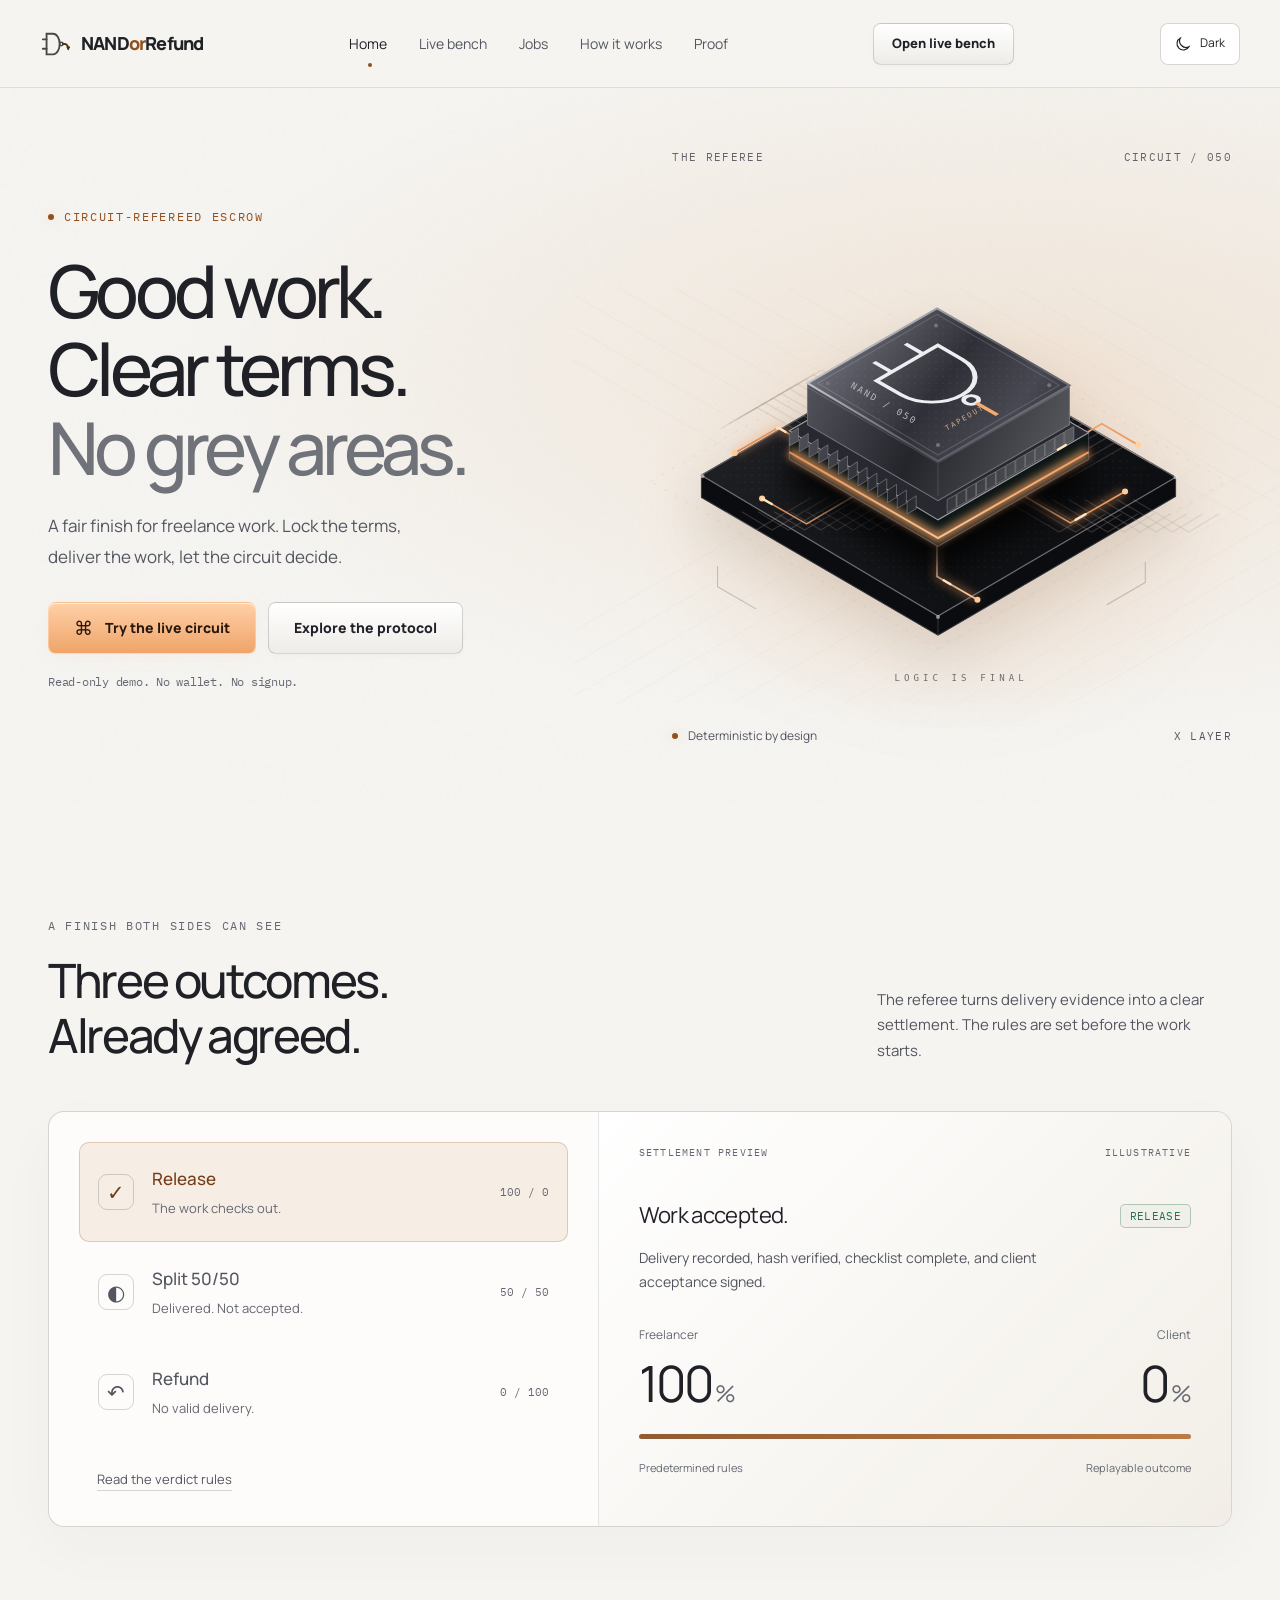
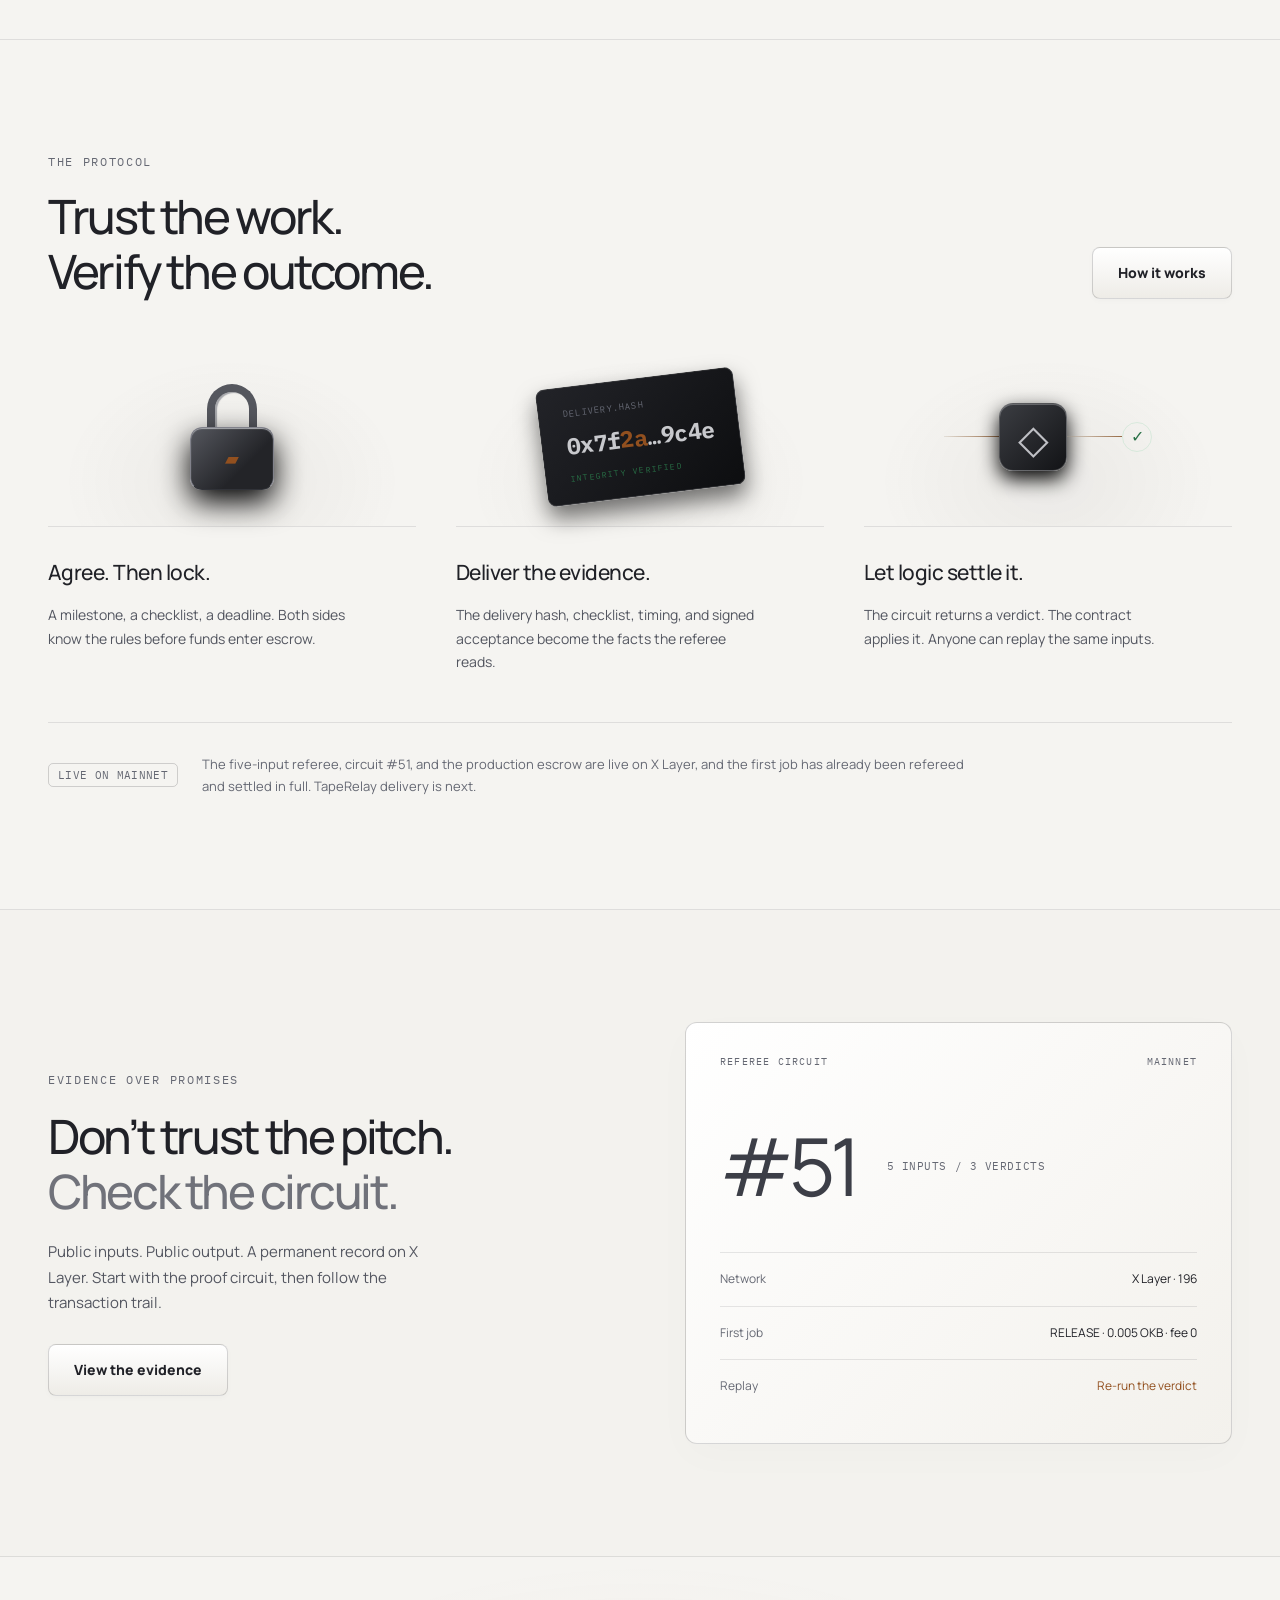
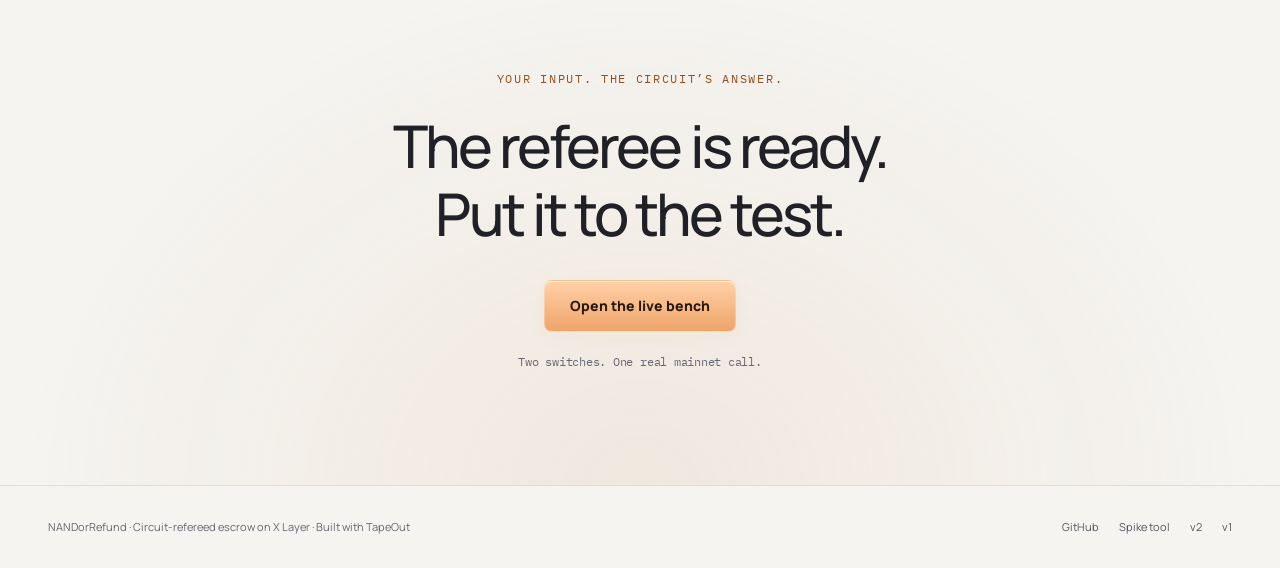
<file: index.html>
<!DOCTYPE html>
<html lang="en">
<head>
<meta charset="utf-8">
<meta name="viewport" content="width=device-width, initial-scale=1">
<title>NANDorRefund — The circuit is the referee</title>
<meta name="description" content="Milestone escrow for freelance and bounty work on X Layer, refereed by a taped-out TapeOut circuit: RELEASE, REFUND, or SPLIT 50/50.">
<link rel="icon" href="logo.svg">
<link rel="preconnect" href="https://fonts.googleapis.com">
<link rel="preconnect" href="https://fonts.gstatic.com" crossorigin>
<link href="https://fonts.googleapis.com/css2?family=Manrope:wght@400;500;600;700;800&family=IBM+Plex+Mono:wght@400;500&display=swap" rel="stylesheet">
<meta name="theme-color" content="#08090b">
<script src="theme.js"></script>
<link rel="stylesheet" href="style.css">
</head>
<body class="home">
<a class="skip" href="#main">Skip to content</a>
<nav>
  <div class="nav-in">
    <a class="brand" href="index.html"><img src="logo.svg" alt="" width="28" height="28"><span>NAND<span class="or">or</span>Refund</span></a>
    <div class="nav-links">
      <a href="index.html" class="active">Home</a><a href="bench.html">Live bench</a><a href="jobs.html">Jobs</a><a href="how.html">How it works</a><a href="proof.html">Proof</a>
    </div>
    <a class="btn sm" href="bench.html">Open live bench</a>
    <button class="theme-toggle" type="button" aria-label="Switch color mode"><svg class="sun-icon" viewBox="0 0 24 24" fill="none" stroke="currentColor" stroke-width="1.5" aria-hidden="true"><circle cx="12" cy="12" r="4"/><path d="M12 2v2m0 16v2M2 12h2m16 0h2M5 5l1.5 1.5m11 11L19 19M5 19l1.5-1.5m11-11L19 5"/></svg><svg class="moon-icon" viewBox="0 0 24 24" fill="none" stroke="currentColor" stroke-width="1.5" aria-hidden="true"><path d="M20 15.5A8.5 8.5 0 0 1 8.5 4a8.5 8.5 0 1 0 11.5 11.5Z"/></svg><span class="theme-label">Theme</span></button>
    <button class="burger" id="burger" aria-label="Open menu"><span></span><span></span><span></span></button>
  </div>

</nav>

<main id="main">
<header class="hero">
 <div class="hero-noise" aria-hidden="true"></div>
 <div class="wrap hero-grid">
  <div class="hero-copy">
   <div class="eyebrow"><span class="signal"></span> CIRCUIT-REFEREED ESCROW</div>
   <h1>Good work.<br>Clear terms.<br><span class="silver">No grey areas.</span></h1>
   <p class="sub">A fair finish for freelance work. Lock the terms, deliver the work, let the circuit decide.</p>
   <div class="ctas"><a class="btn" href="bench.html"><span class="button-glyph" aria-hidden="true">⌘</span> Try the live circuit</a><a class="btn ghost" href="how.html">Explore the protocol</a></div>
   <p class="micro">Read-only demo. No wallet. No signup.</p>
  </div>
  <div class="core-scene">
   <div class="scene-label"><span>THE REFEREE</span><span>CIRCUIT / 050</span></div>
   <img class="core-art" src="assets/referee-core.svg" width="720" height="680" alt="A metallic NAND processor suspended above illuminated amber circuit traces">
   <div class="core-caption"><span class="signal"></span><span>Deterministic by design</span><span class="mono">X LAYER</span></div>
  </div>
 </div>
</header>
<section id="outcomes" class="outcomes">
 <div class="wrap">
  <div class="section-heading"><div><div class="eyebrow grey">A FINISH BOTH SIDES CAN SEE</div><h2>Three outcomes.<br>Already agreed.</h2></div><p>The referee turns delivery evidence into a clear settlement. The rules are set before the work starts.</p></div>
  <div class="outcome-console">
   <div class="outcome-options" aria-label="Settlement examples">
    <button class="outcome-choice active" data-outcome="release" aria-pressed="true"><span class="choice-icon">✓</span><span><strong>Release</strong><small>The work checks out.</small></span><span class="choice-code">100 / 0</span></button>
    <button class="outcome-choice" data-outcome="split" aria-pressed="false"><span class="choice-icon">◐</span><span><strong>Split 50/50</strong><small>Delivered. Not accepted.</small></span><span class="choice-code">50 / 50</span></button>
    <button class="outcome-choice" data-outcome="refund" aria-pressed="false"><span class="choice-icon">↶</span><span><strong>Refund</strong><small>No valid delivery.</small></span><span class="choice-code">0 / 100</span></button>
    <a class="text-link" href="how.html">Read the verdict rules</a>
   </div>
   <div class="settlement" aria-live="polite" aria-atomic="true">
    <div class="console-top"><span>SETTLEMENT PREVIEW</span><span>ILLUSTRATIVE</span></div>
    <div class="settlement-title"><span id="outcome-label">Work accepted.</span><span id="outcome-status" class="pill rel">RELEASE</span></div>
    <p id="outcome-description">Delivery recorded, hash verified, checklist complete, and client acceptance signed.</p>
    <div class="allocation"><div><span>Freelancer</span><strong id="freelancer-share">100<span>%</span></strong></div><div><span>Client</span><strong id="client-share">0<span>%</span></strong></div></div>
    <div class="allocation-track" aria-hidden="true"><span id="allocation-fill"></span></div>
    <div class="receipt-bottom"><span>Predetermined rules</span><span>Replayable outcome</span></div>
   </div>
  </div>
 </div>
</section>
<section class="workflow"><div class="wrap">
 <div class="section-heading"><div><div class="eyebrow grey">THE PROTOCOL</div><h2>Trust the work.<br>Verify the outcome.</h2></div><a href="how.html" class="btn ghost">How it works</a></div>
 <div class="process-grid">
  <article><div class="process-art lock-art" aria-hidden="true"><div class="lock-shackle"></div><div class="lock-body">▰</div></div><h3>Agree. Then lock.</h3><p>A milestone, a checklist, a deadline. Both sides know the rules before funds enter escrow.</p></article>
  <article><div class="process-art hash-art" aria-hidden="true"><div>DELIVERY.HASH<br><b>0x7f<span>2a</span>…9c4e</b><small>INTEGRITY VERIFIED</small></div></div><h3>Deliver the evidence.</h3><p>The delivery hash, checklist, timing, and signed acceptance become the facts the referee reads.</p></article>
  <article><div class="process-art path-art" aria-hidden="true"><span></span><b>◇</b><span></span><i>✓</i></div><h3>Let logic settle it.</h3><p>The circuit returns a verdict. The contract applies it. Anyone can replay the same inputs.</p></article>
 </div>
 <div class="development-note"><span class="pill">LIVE ON MAINNET</span><p>The five-input referee, circuit #51, and the production escrow are live on X Layer, and the first job has already been refereed and settled in full. TapeRelay delivery is next.</p></div>
</div></section>
<section class="verification"><div class="wrap verification-grid"><div><div class="eyebrow grey">EVIDENCE OVER PROMISES</div><h2>Don’t trust the pitch.<br><span class="silver">Check the circuit.</span></h2><p>Public inputs. Public output. A permanent record on X Layer. Start with the proof circuit, then follow the transaction trail.</p><a class="btn ghost" href="proof.html">View the evidence</a></div><div class="evidence-card"><div class="console-top"><span>REFEREE CIRCUIT</span><span>MAINNET</span></div><div class="evidence-number">#51<span>5 INPUTS / 3 VERDICTS</span></div><div class="evidence-row"><span>Network</span><strong>X Layer · 196</strong></div><div class="evidence-row"><span>First job</span><strong>RELEASE · 0.005 OKB · fee 0</strong></div><div class="evidence-row"><span>Replay</span><a href="jobs.html">Re-run the verdict</a></div></div></div></section>
<section class="closing"><div class="wrap"><div class="eyebrow">YOUR INPUT. THE CIRCUIT’S ANSWER.</div><h2>The referee is ready.<br>Put it to the test.</h2><a class="btn" href="bench.html">Open the live bench</a><p class="micro">Two switches. One real mainnet call.</p></div></section>
</main>
<footer>
  <div class="wrap">
    <div>NANDorRefund · Circuit-refereed escrow on X Layer · Built with TapeOut</div>
    <div style="display:flex;gap:20px"><a href="https://github.com/Jacksonx28/nandorrefund">GitHub</a><a href="spike.html">Spike tool</a><a href="v2.html">v2</a><a href="v1.html">v1</a></div>
  </div>
</footer>
<div class="backdrop" id="backdrop"></div>
<aside class="drawer" id="drawer" aria-label="Menu">
  <div class="d-head">
    <a class="brand" href="index.html" style="font-size:16px"><img src="logo.svg" alt="" width="26" height="26"><span>NAND<span class="or">or</span>Refund</span></a>
    <button class="d-close" id="drawerClose" aria-label="Close menu">✕</button>
  </div>
  <nav>
    <a class="d-link active" href="index.html">Home<span class="mono">01</span></a>
    <a class="d-link" href="bench.html">Live bench<span class="mono">02</span></a>
    <a class="d-link" href="jobs.html">Jobs<span class="mono">03</span></a>
    <a class="d-link" href="how.html">How it works<span class="mono">04</span></a>
    <a class="d-link" href="proof.html">Proof<span class="mono">05</span></a>
  </nav>
  <a class="btn d-cta" href="bench.html" style="justify-content:center">Ask the referee</a>
  <div class="d-foot">Circuit #50 · X Layer mainnet</div>
</aside>
<script src="nav.js"></script><script src="home.js"></script>
</body></html>
</file>
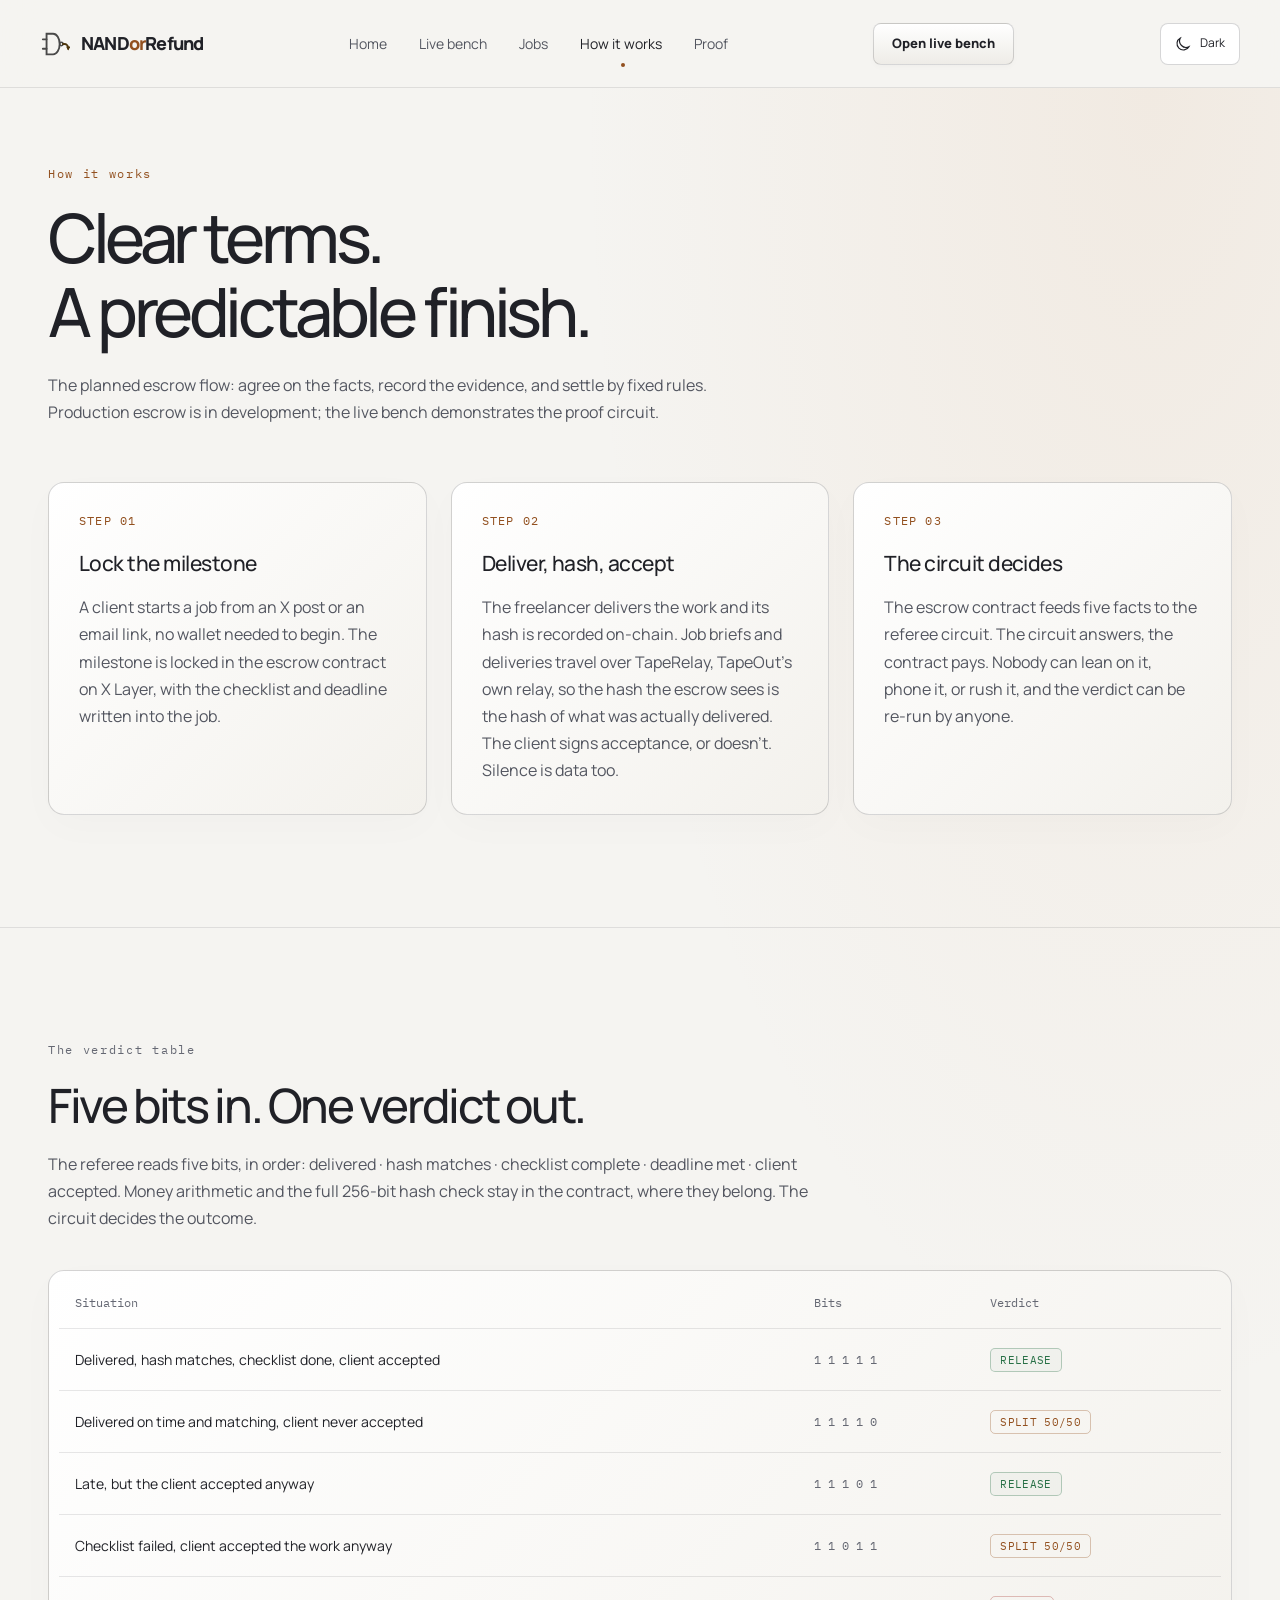
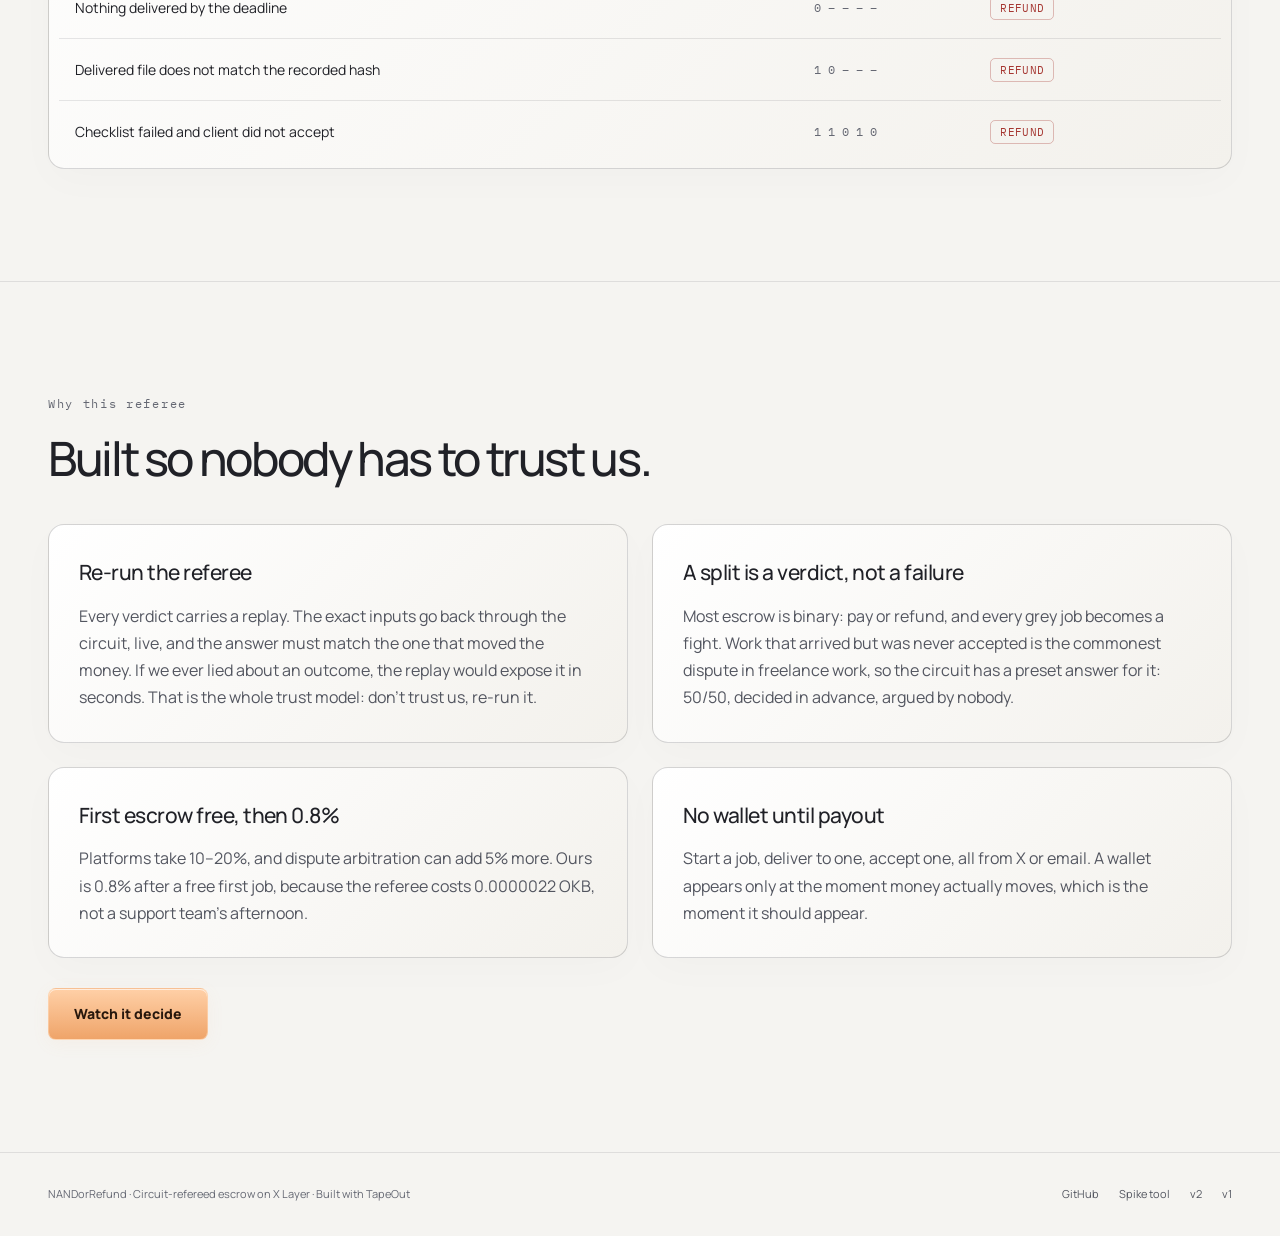
<file: how.html>
<!DOCTYPE html>
<html lang="en">
<head>
<meta charset="utf-8">
<meta name="viewport" content="width=device-width, initial-scale=1">
<title>How it works — NANDorRefund</title>
<meta name="description" content="How NANDorRefund works: lock the milestone, deliver and hash, the circuit decides. The full verdict table and the fee.">
<link rel="icon" href="logo.svg">
<link rel="preconnect" href="https://fonts.googleapis.com">
<link rel="preconnect" href="https://fonts.gstatic.com" crossorigin>
<link href="https://fonts.googleapis.com/css2?family=Manrope:wght@400;500;600;700;800&family=IBM+Plex+Mono:wght@400;500&display=swap" rel="stylesheet">
<meta name="theme-color" content="#08090b">
<script src="theme.js"></script>
<link rel="stylesheet" href="style.css">
</head>
<body class="inner-page">
<a class="skip" href="#main">Skip to content</a>
<nav>
  <div class="nav-in">
    <a class="brand" href="index.html"><img src="logo.svg" alt="" width="28" height="28"><span>NAND<span class="or">or</span>Refund</span></a>
    <div class="nav-links">
      <a href="index.html">Home</a><a href="bench.html">Live bench</a><a href="jobs.html">Jobs</a><a href="how.html" class="active">How it works</a><a href="proof.html">Proof</a>
    </div>
    <a class="btn sm" href="bench.html">Open live bench</a>
    <button class="theme-toggle" type="button" aria-label="Switch color mode"><svg class="sun-icon" viewBox="0 0 24 24" fill="none" stroke="currentColor" stroke-width="1.5" aria-hidden="true"><circle cx="12" cy="12" r="4"/><path d="M12 2v2m0 16v2M2 12h2m16 0h2M5 5l1.5 1.5m11 11L19 19M5 19l1.5-1.5m11-11L19 5"/></svg><svg class="moon-icon" viewBox="0 0 24 24" fill="none" stroke="currentColor" stroke-width="1.5" aria-hidden="true"><path d="M20 15.5A8.5 8.5 0 0 1 8.5 4a8.5 8.5 0 1 0 11.5 11.5Z"/></svg><span class="theme-label">Theme</span></button>
    <button class="burger" id="burger" aria-label="Open menu"><span></span><span></span><span></span></button>
  </div>

</nav>

<main id="main"><div class="wrap pagehead">
  <div class="eyebrow">How it works</div>
  <h1 style="margin-top:18px">Clear terms.<br>A predictable finish.</h1>
  <p>The planned escrow flow: agree on the facts, record the evidence, and settle by fixed rules. Production escrow is in development; the live bench demonstrates the proof circuit.</p>
</div>

<section style="padding-top:56px">
  <div class="wrap">
    <div class="grid3">
      <div class="card"><div class="stepnum">STEP 01</div><h3>Lock the milestone</h3><p>A client starts a job from an X post or an email link, no wallet needed to begin. The milestone is locked in the escrow contract on X Layer, with the checklist and deadline written into the job.</p></div>
      <div class="card"><div class="stepnum">STEP 02</div><h3>Deliver, hash, accept</h3><p>The freelancer delivers the work and its hash is recorded on-chain. Job briefs and deliveries travel over TapeRelay, TapeOut's own relay, so the hash the escrow sees is the hash of what was actually delivered. The client signs acceptance, or doesn't. Silence is data too.</p></div>
      <div class="card"><div class="stepnum">STEP 03</div><h3>The circuit decides</h3><p>The escrow contract feeds five facts to the referee circuit. The circuit answers, the contract pays. Nobody can lean on it, phone it, or rush it, and the verdict can be re-run by anyone.</p></div>
    </div>
  </div>
</section>

<section>
  <div class="wrap">
    <div class="sec-head">
      <div class="eyebrow grey">The verdict table</div>
      <h2>Five bits in. One verdict out.</h2>
      <p>The referee reads five bits, in order: delivered · hash matches · checklist complete · deadline met · client accepted. Money arithmetic and the full 256-bit hash check stay in the contract, where they belong. The circuit decides the outcome.</p>
    </div>
    <div class="panel" style="padding:6px 10px">
      <table class="vtable">
        <tr><th>Situation</th><th>Bits</th><th>Verdict</th></tr>
        <tr><td>Delivered, hash matches, checklist done, client accepted</td><td class="bits">1 1 1 1 1</td><td><span class="pill rel">RELEASE</span></td></tr>
        <tr><td>Delivered on time and matching, client never accepted</td><td class="bits">1 1 1 1 0</td><td><span class="pill split">SPLIT 50/50</span></td></tr>
        <tr><td>Late, but the client accepted anyway</td><td class="bits">1 1 1 0 1</td><td><span class="pill rel">RELEASE</span></td></tr>
        <tr><td>Checklist failed, client accepted the work anyway</td><td class="bits">1 1 0 1 1</td><td><span class="pill split">SPLIT 50/50</span></td></tr>
        <tr><td>Nothing delivered by the deadline</td><td class="bits">0 – – – –</td><td><span class="pill ref">REFUND</span></td></tr>
        <tr><td>Delivered file does not match the recorded hash</td><td class="bits">1 0 – – –</td><td><span class="pill ref">REFUND</span></td></tr>
        <tr><td>Checklist failed and client did not accept</td><td class="bits">1 1 0 1 0</td><td><span class="pill ref">REFUND</span></td></tr>
      </table>
    </div>
  </div>
</section>

<section>
  <div class="wrap">
    <div class="sec-head">
      <div class="eyebrow grey">Why this referee</div>
      <h2>Built so nobody has to trust us.</h2>
    </div>
    <div class="grid2">
      <div class="card"><h3 style="margin-top:0">Re-run the referee</h3><p>Every verdict carries a replay. The exact inputs go back through the circuit, live, and the answer must match the one that moved the money. If we ever lied about an outcome, the replay would expose it in seconds. That is the whole trust model: don't trust us, re-run it.</p></div>
      <div class="card"><h3 style="margin-top:0">A split is a verdict, not a failure</h3><p>Most escrow is binary: pay or refund, and every grey job becomes a fight. Work that arrived but was never accepted is the commonest dispute in freelance work, so the circuit has a preset answer for it: 50/50, decided in advance, argued by nobody.</p></div>
      <div class="card"><h3 style="margin-top:0">First escrow free, then 0.8%</h3><p>Platforms take 10–20%, and dispute arbitration can add 5% more. Ours is 0.8% after a free first job, because the referee costs 0.0000022 OKB, not a support team's afternoon.</p></div>
      <div class="card"><h3 style="margin-top:0">No wallet until payout</h3><p>Start a job, deliver to one, accept one, all from X or email. A wallet appears only at the moment money actually moves, which is the moment it should appear.</p></div>
    </div>
    <p style="margin-top:30px"><a class="btn" href="bench.html">Watch it decide</a></p>
  </div>
</section>

</main><footer>
  <div class="wrap">
    <div>NANDorRefund · Circuit-refereed escrow on X Layer · Built with TapeOut</div>
    <div style="display:flex;gap:20px"><a href="https://github.com/Jacksonx28/nandorrefund">GitHub</a><a href="spike.html">Spike tool</a><a href="v2.html">v2</a><a href="v1.html">v1</a></div>
  </div>
</footer>
<div class="backdrop" id="backdrop"></div>
<aside class="drawer" id="drawer" aria-label="Menu">
  <div class="d-head">
    <a class="brand" href="index.html" style="font-size:16px"><img src="logo.svg" alt="" width="26" height="26"><span>NAND<span class="or">or</span>Refund</span></a>
    <button class="d-close" id="drawerClose" aria-label="Close menu">✕</button>
  </div>
  <nav>
    <a class="d-link" href="index.html">Home<span class="mono">01</span></a>
    <a class="d-link" href="bench.html">Live bench<span class="mono">02</span></a>
    <a class="d-link" href="jobs.html">Jobs<span class="mono">03</span></a>
    <a class="d-link active" href="how.html">How it works<span class="mono">04</span></a>
    <a class="d-link" href="proof.html">Proof<span class="mono">05</span></a>
  </nav>
  <a class="btn d-cta" href="bench.html" style="justify-content:center">Open live bench</a>
  <div class="d-foot">Circuit #50 · X Layer mainnet</div>
</aside>
<script src="nav.js"></script>
</body>
</html>
</file>
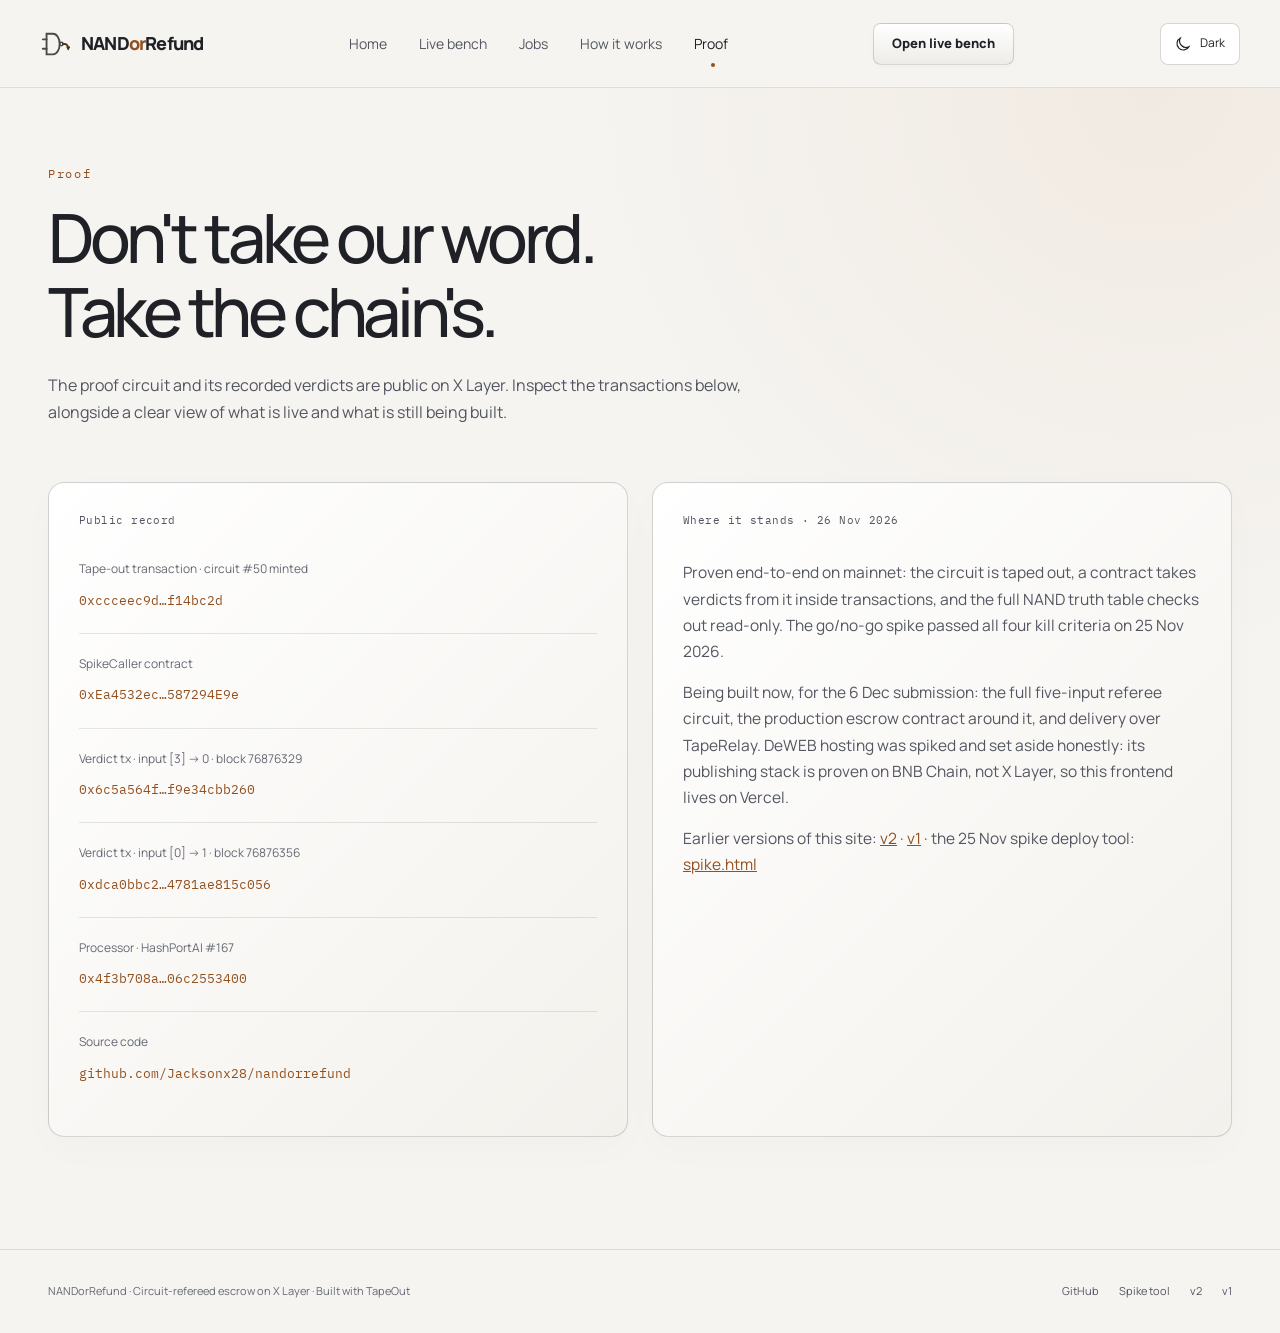
<file: proof.html>
<!DOCTYPE html>
<html lang="en">
<head>
<meta charset="utf-8">
<meta name="viewport" content="width=device-width, initial-scale=1">
<title>Proof — NANDorRefund</title>
<meta name="description" content="The public on-chain record for NANDorRefund: tape-out, contract, verdict transactions, and where the build stands.">
<link rel="icon" href="logo.svg">
<link rel="preconnect" href="https://fonts.googleapis.com">
<link rel="preconnect" href="https://fonts.gstatic.com" crossorigin>
<link href="https://fonts.googleapis.com/css2?family=Manrope:wght@400;500;600;700;800&family=IBM+Plex+Mono:wght@400;500&display=swap" rel="stylesheet">
<meta name="theme-color" content="#08090b">
<script src="theme.js"></script>
<link rel="stylesheet" href="style.css">
</head>
<body class="inner-page">
<a class="skip" href="#main">Skip to content</a>
<nav>
  <div class="nav-in">
    <a class="brand" href="index.html"><img src="logo.svg" alt="" width="28" height="28"><span>NAND<span class="or">or</span>Refund</span></a>
    <div class="nav-links">
      <a href="index.html">Home</a><a href="bench.html">Live bench</a><a href="jobs.html">Jobs</a><a href="how.html">How it works</a><a href="proof.html" class="active">Proof</a>
    </div>
    <a class="btn sm" href="bench.html">Open live bench</a>
    <button class="theme-toggle" type="button" aria-label="Switch color mode"><svg class="sun-icon" viewBox="0 0 24 24" fill="none" stroke="currentColor" stroke-width="1.5" aria-hidden="true"><circle cx="12" cy="12" r="4"/><path d="M12 2v2m0 16v2M2 12h2m16 0h2M5 5l1.5 1.5m11 11L19 19M5 19l1.5-1.5m11-11L19 5"/></svg><svg class="moon-icon" viewBox="0 0 24 24" fill="none" stroke="currentColor" stroke-width="1.5" aria-hidden="true"><path d="M20 15.5A8.5 8.5 0 0 1 8.5 4a8.5 8.5 0 1 0 11.5 11.5Z"/></svg><span class="theme-label">Theme</span></button>
    <button class="burger" id="burger" aria-label="Open menu"><span></span><span></span><span></span></button>
  </div>

</nav>

<main id="main"><div class="wrap pagehead">
  <div class="eyebrow">Proof</div>
  <h1 style="margin-top:18px">Don't take our word.<br>Take the chain's.</h1>
  <p>The proof circuit and its recorded verdicts are public on X Layer. Inspect the transactions below, alongside a clear view of what is live and what is still being built.</p>
</div>

<section style="padding-top:56px">
  <div class="wrap">
    <div class="grid2">
      <div class="panel">
        <div class="ph"><span class="t">Public record</span></div>
        <div class="kv">
          <div><span class="k">Tape-out transaction · circuit #50 minted</span><a href="https://www.oklink.com/xlayer/tx/0xccceec9d52b5225fdec212da2eb239dce9b2d7b80b213749465c3b454f14bc2d" target="_blank" rel="noopener">0xccceec9d…f14bc2d</a></div>
          <div><span class="k">SpikeCaller contract</span><a href="https://www.oklink.com/xlayer/address/0xEa4532ec66823A6EFfF9335a907155E587294E9e" target="_blank" rel="noopener">0xEa4532ec…587294E9e</a></div>
          <div><span class="k">Verdict tx · input [3] → 0 · block 76876329</span><a href="https://www.oklink.com/xlayer/tx/0x6c5a564fee3122be171f9be721afe1d0883ef3677dffa6867e6edf9e34cbb260" target="_blank" rel="noopener">0x6c5a564f…f9e34cbb260</a></div>
          <div><span class="k">Verdict tx · input [0] → 1 · block 76876356</span><a href="https://www.oklink.com/xlayer/tx/0xdca0bbc25197412a67d576e5de85ac99ca053fa52f34e2b669c4781ae815c056" target="_blank" rel="noopener">0xdca0bbc2…4781ae815c056</a></div>
          <div><span class="k">Processor · HashPortAI #167</span><a href="https://www.oklink.com/xlayer/address/0x4f3b708af365b8f339dd35a8985ffe06c2553400" target="_blank" rel="noopener">0x4f3b708a…06c2553400</a></div>
          <div><span class="k">Source code</span><a href="https://github.com/Jacksonx28/nandorrefund" target="_blank" rel="noopener">github.com/Jacksonx28/nandorrefund</a></div>
        </div>
      </div>
      <div class="panel">
        <div class="ph"><span class="t">Where it stands · 26 Nov 2026</span></div>
        <p style="color:var(--muted);font-size:15.5px">Proven end-to-end on mainnet: the circuit is taped out, a contract takes verdicts from it inside transactions, and the full NAND truth table checks out read-only. The go/no-go spike passed all four kill criteria on 25 Nov 2026.</p>
        <p style="color:var(--muted);font-size:15.5px;margin-top:14px">Being built now, for the 6 Dec submission: the full five-input referee circuit, the production escrow contract around it, and delivery over TapeRelay. DeWEB hosting was spiked and set aside honestly: its publishing stack is proven on BNB Chain, not X Layer, so this frontend lives on Vercel.</p>
        <p style="color:var(--muted);font-size:15.5px;margin-top:14px">Earlier versions of this site: <a href="v2.html" style="color:var(--amber)">v2</a> · <a href="v1.html" style="color:var(--amber)">v1</a> · the 25 Nov spike deploy tool: <a href="spike.html" style="color:var(--amber)">spike.html</a></p>
      </div>
    </div>
  </div>
</section>

</main><footer>
  <div class="wrap">
    <div>NANDorRefund · Circuit-refereed escrow on X Layer · Built with TapeOut</div>
    <div style="display:flex;gap:20px"><a href="https://github.com/Jacksonx28/nandorrefund">GitHub</a><a href="spike.html">Spike tool</a><a href="v2.html">v2</a><a href="v1.html">v1</a></div>
  </div>
</footer>
<div class="backdrop" id="backdrop"></div>
<aside class="drawer" id="drawer" aria-label="Menu">
  <div class="d-head">
    <a class="brand" href="index.html" style="font-size:16px"><img src="logo.svg" alt="" width="26" height="26"><span>NAND<span class="or">or</span>Refund</span></a>
    <button class="d-close" id="drawerClose" aria-label="Close menu">✕</button>
  </div>
  <nav>
    <a class="d-link" href="index.html">Home<span class="mono">01</span></a>
    <a class="d-link" href="bench.html">Live bench<span class="mono">02</span></a>
    <a class="d-link" href="jobs.html">Jobs<span class="mono">03</span></a>
    <a class="d-link" href="how.html">How it works<span class="mono">04</span></a>
    <a class="d-link active" href="proof.html">Proof<span class="mono">05</span></a>
  </nav>
  <a class="btn d-cta" href="bench.html" style="justify-content:center">Open live bench</a>
  <div class="d-foot">Circuit #50 · X Layer mainnet</div>
</aside>
<script src="nav.js"></script>
</body>
</html>
</file>
<file: style.css>
:root {
  --bg:#08090b;
  --panel:#101114;
  --panel2:#18191d;
  --border:#ffffff13;
  --border2:#ffffff28;
  --text:#f2f2f3;
  --muted:#a4a5ad;
  --faint:#858791;
  --amber:#f7a86b;
  --green:#a6dabb;
  --red:#e8a09a;
  --r:16px;
  color-scheme:dark
}

* {
  box-sizing:border-box
}

html {
  scroll-behavior:smooth;
  scroll-padding-top:100px
}

body {
  margin:0;
  background:var(--bg);
  color:var(--text);
  font-family:Manrope,Arial,sans-serif;
  font-size:16px;
  line-height:1.7
}

h1,h2,h3,p,figure {
  margin:0
}

a {
  color:inherit
}

button,input {
  font:inherit
}

button,a {
  -webkit-tap-highlight-color:transparent
}

button {
  color:inherit
}

a:focus-visible,button:focus-visible,[tabindex]:focus-visible {
  outline:2px solid var(--amber);
  outline-offset:5px
}

::selection {
  background:#f7a86b;
  color:#08090b
}

.wrap {
  width:min(1240px,100% - 96px);
  margin:auto
}

.mono,.eyebrow,.micro,.console-top {
  font-family:'IBM Plex Mono',monospace
}

.skip {
  position:fixed;
  top:-100px;
  left:20px;
  z-index:200;
  background:var(--amber);
  color:#08090b;
  padding:12px
}

.skip:focus {
  top:10px
}

body>nav {
  height:88px;
  position:sticky;
  top:0;
  background:#08090bef;
  backdrop-filter:blur(20px);
  border-bottom:1px solid var(--border);
  z-index:50
}

.nav-in {
  width:min(1376px,100% - 80px);
  height:100%;
  margin:auto;
  display:flex;
  align-items:center;
  justify-content:space-between;
  gap:28px
}

.brand {
  display:flex;
  align-items:center;
  gap:11px;
  font-size:18px;
  font-weight:800;
  text-decoration:none;
  letter-spacing:-.8px;
  white-space:nowrap
}

.brand .or {
  color:var(--amber)
}

.brand img {
  width:30px;
  height:30px
}

.nav-links {
  display:flex;
  align-items:center;
  gap:32px
}

.nav-links a {
  font-size:14px;
  text-decoration:none;
  color:var(--muted);
  padding:30px 0;
  position:relative
}

.nav-links a:hover,.nav-links a.active {
  color:white
}

.nav-links a.active:after {
  content:'';
  position:absolute;
  bottom:18px;
  left:50%;
  width:4px;
  height:4px;
  background:var(--amber);
  border-radius:50%
}

.btn {
  display:inline-flex;
  align-items:center;
  justify-content:center;
  gap:12px;
  min-height:52px;
  padding:0 25px;
  border:1px solid #ffe0c279;
  border-radius:8px;
  background:linear-gradient(180deg,#ffd0a7,#efa469);
  color:#28180d;
  text-decoration:none;
  font-size:14px;
  font-weight:800;
  box-shadow:inset 0 1px 0 #ffffffa0,0 4px 18px #f7a86b12;
  cursor:pointer;
  transition:transform .2s,box-shadow .2s,border-color .2s
}

.btn:hover {
  transform:translateY(-2px);
  box-shadow:inset 0 1px 0 white,0 5px 24px #f7a86b2a
}

.btn:active {
  transform:translateY(0)
}

.btn:disabled {
  cursor:wait;
  opacity:.6;
  transform:none
}

.btn.ghost {
  background:linear-gradient(180deg,#ffffff08,#ffffff02);
  border-color:var(--border2);
  box-shadow:inset 0 1px 0 #ffffff08;
  color:#d1d2d7
}

.btn.ghost:hover {
  border-color:#ffffff50;
  background:#ffffff0b
}

.btn.sm {
  min-height:42px;
  padding:0 18px;
  font-size:13px;
  background:linear-gradient(#2a2b30,#17181c);
  color:white;
  border-color:#ffffff2a;
  box-shadow:inset 0 1px 0 #ffffff15
}

.button-glyph {
  font-size:19px;
  font-weight:400
}

.burger {
  display:none;
  align-items:center;
  justify-content:center;
  flex-direction:column;
  gap:5px;
  background:var(--panel);
  border:1px solid var(--border2);
  border-radius:7px;
  width:44px;
  height:44px
}

.burger span {
  width:18px;
  height:1px;
  background:white
}

.eyebrow {
  font-size:12px;
  letter-spacing:.14em;
  color:var(--amber);
  display:flex;
  align-items:center;
  gap:10px;
  line-height:1.6
}

.eyebrow.grey {
  color:var(--faint)
}

.signal {
  display:inline-block;
  width:6px;
  height:6px;
  border-radius:100%;
  background:var(--amber);
  box-shadow:0 0 12px #f7a86b88;
  flex-shrink:0
}

h1 {
  font-size:clamp(48px,5.7vw,82px);
  line-height:1.08;
  font-weight:500;
  letter-spacing:-.065em
}

h2 {
  font-size:clamp(34px,3.7vw,50px);
  line-height:1.16;
  font-weight:500;
  letter-spacing:-.05em
}

h3 {
  font-size:21px;
  font-weight:500;
  letter-spacing:-.025em
}

.silver {
  color:#96979e
}

.hero {
  position:relative;
  overflow:hidden;
  background:radial-gradient(ellipse at 80% 40%,#36201530,transparent 50%)
}

.hero-noise {
  position:absolute;
  inset:0;
  pointer-events:none;
  opacity:.12;
  background-image:url("data:image/svg+xml,%3Csvg viewBox='0 0 180 180' xmlns='http://www.w3.org/2000/svg'%3E%3Cfilter id='n'%3E%3CfeTurbulence type='fractalNoise' baseFrequency='.9' numOctaves='3' stitchTiles='stitch'/%3E%3C/filter%3E%3Cpath fill='%23fff' opacity='.35' filter='url(%23n)' d='M0 0h180v180H0z'/%3E%3C/svg%3E")
}

.hero-grid {
  position:relative;
  display:grid;
  grid-template-columns:1.05fr 1fr;
  align-items:center;
  gap:0;
  min-height:660px;
  padding:62px 0 54px
}

.hero-copy {
  position:relative;
  z-index:2
}

.hero h1 {
  margin:24px 0
}

.sub {
  font-size:17px;
  line-height:1.8;
  color:var(--muted);
  max-width:390px
}

.ctas {
  display:flex;
  gap:12px;
  flex-wrap:wrap;
  margin-top:30px
}

.micro {
  font-size:12px;
  color:var(--faint);
  margin-top:18px;
  letter-spacing:-.02em
}

.core-scene {
  position:relative;
  min-width:0;
  align-self:stretch;
  display:flex;
  flex-direction:column;
  justify-content:center;
  margin-left:-10px
}

.core-art {
  width:124%;
  max-width:none;
  height:auto;
  margin:-44px -12%;
  filter:drop-shadow(0 30px 28px #0008);
  animation:float 9s ease-in-out infinite
}

.scene-label {
  display:flex;
  justify-content:space-between;
  position:absolute;
  top:0;
  left:28px;
  right:0;
  font:11px 'IBM Plex Mono',monospace;
  letter-spacing:.12em;
  color:#79777b
}

.core-caption {
  position:absolute;
  bottom:4px;
  left:28px;
  right:0;
  display:flex;
  align-items:center;
  gap:10px;
  font-size:12px;
  color:var(--muted)
}

.core-caption .mono {
  margin-left:auto;
  font-size:11px;
  letter-spacing:.12em
}

.hero-bottom {
  position:relative;
  display:flex;
  justify-content:space-between;
  align-items:center;
  border-top:1px solid var(--border);
  min-height:94px;
  gap:20px;
  font-size:11px;
  color:var(--faint);
  letter-spacing:.06em
}

.hero-bottom>div {
  display:flex;
  align-items:center;
  gap:14px;
  color:#c4c4ca;
  font-size:18px;
  font-weight:600;
  letter-spacing:-.03em
}

.separator {
  height:20px;
  width:1px;
  background:var(--border2);
  margin:0 14px
}

.network-mark {
  font-size:30px;
  color:white
}

.tape-mark {
  font-size:28px
}

.hero-bottom a {
  text-decoration:none;
  letter-spacing:0
}

.hero-bottom a span {
  margin-left:16px
}

.proof-strip {
  background:#ffffff03;
  border-block:1px solid var(--border)
}

.proof-strip .wrap {
  min-height:78px;
  display:flex;
  align-items:center;
  justify-content:space-between;
  gap:20px;
  font-size:13px;
  color:var(--faint)
}

.proof-strip .proof-title {
  color:#c1c2c7
}

.proof-strip a {
  color:var(--amber);
  text-decoration:none
}

section {
  padding:112px 0;
  border-bottom:1px solid var(--border)
}

.section-heading {
  display:flex;
  align-items:flex-end;
  justify-content:space-between;
  gap:70px;
  margin-bottom:48px
}

.section-heading h2,.sec-head h2 {
  margin-top:18px
}

.section-heading>p {
  max-width:355px;
  color:var(--muted);
  font-size:15px
}

.outcome-console {
  display:grid;
  grid-template-columns:1fr 1.15fr;
  border:1px solid var(--border2);
  border-radius:16px;
  overflow:hidden;
  background:linear-gradient(120deg,#121316,#0e0f12);
  box-shadow:0 24px 80px #0004
}

.outcome-options {
  padding:30px;
  border-right:1px solid var(--border)
}

.outcome-choice {
  width:100%;
  display:flex;
  align-items:center;
  text-align:left;
  padding:22px 18px;
  gap:18px;
  border:1px solid transparent;
  background:none;
  border-radius:10px;
  cursor:pointer;
  color:var(--muted);
  transition:background .2s,border-color .2s
}

.outcome-choice:hover {
  background:#ffffff04
}

.outcome-choice.active {
  border-color:#f7a86b33;
  background:linear-gradient(100deg,#f7a86b0e,#f7a86b02);
  color:#f3e5d8
}

.choice-icon {
  width:36px;
  height:36px;
  border:1px solid var(--border2);
  border-radius:9px;
  display:grid;
  place-items:center;
  font-size:21px;
  flex-shrink:0
}

.outcome-choice strong {
  font-size:17px;
  display:block;
  font-weight:500
}

.outcome-choice small {
  font-size:13px;
  display:block;
  color:var(--faint);
  margin-top:3px
}

.choice-code {
  font:11px 'IBM Plex Mono',monospace;
  margin-left:auto;
  color:var(--faint);
  white-space:nowrap
}

.text-link {
  display:inline-block;
  font-size:13px;
  color:var(--muted);
  text-decoration:none;
  border-bottom:1px solid var(--border2);
  margin:26px 18px 5px
}

.settlement {
  padding:32px 40px;
  background:radial-gradient(ellipse at 50% 100%,#f7a86b06,transparent 70%)
}

.console-top {
  display:flex;
  justify-content:space-between;
  gap:16px;
  font-size:10px;
  letter-spacing:.12em;
  color:var(--faint)
}

.settlement-title {
  display:flex;
  align-items:center;
  justify-content:space-between;
  gap:16px;
  margin-top:36px;
  font-size:22px;
  letter-spacing:-.03em
}

.settlement>p {
  font-size:14px;
  color:var(--muted);
  margin-top:12px;
  min-height:48px;
  max-width:400px
}

.pill {
  display:inline-flex;
  align-items:center;
  padding:4px 9px;
  border:1px solid var(--border2);
  border-radius:5px;
  font:11px 'IBM Plex Mono',monospace;
  letter-spacing:.03em;
  white-space:nowrap;
  color:var(--faint)
}

.pill.rel {
  color:var(--green);
  border-color:#a6dabb30;
  background:#a6dabb08
}

.pill.split {
  color:var(--amber);
  border-color:#f7a86b30
}

.pill.ref {
  color:var(--red);
  border-color:#e8a09a30
}

.allocation {
  display:flex;
  justify-content:space-between;
  margin-top:26px
}

.allocation>div:last-child {
  text-align:right
}

.allocation span {
  color:var(--faint);
  font-size:12px
}

.allocation strong {
  display:block;
  font-weight:400;
  font-size:50px;
  line-height:1.4;
  letter-spacing:-.06em
}

.allocation strong span {
  font-size:23px;
  letter-spacing:-.03em;
  margin-left:3px
}

.allocation-track {
  height:5px;
  background:#ffffff18;
  border-radius:10px;
  overflow:hidden;
  margin-top:16px
}

.allocation-track span {
  display:block;
  width:100%;
  height:100%;
  background:linear-gradient(90deg,#b38c6e,#ffd3ae);
  transition:width .6s ease
}

.receipt-bottom {
  display:flex;
  justify-content:space-between;
  font-size:11px;
  color:var(--faint);
  margin-top:20px
}

.process-grid {
  display:grid;
  grid-template-columns:repeat(3,1fr);
  gap:40px
}

.process-grid article {
  min-width:0
}

.process-grid h3 {
  margin:28px 0 12px
}

.process-grid p {
  font-size:14px;
  color:var(--muted);
  max-width:310px
}

.process-art {
  height:180px;
  display:flex;
  align-items:center;
  justify-content:center;
  position:relative;
  background:radial-gradient(ellipse at 50% 75%,#ffffff08,transparent 65%);
  border-bottom:1px solid var(--border)
}

.lock-art {
  flex-direction:column
}

.lock-shackle {
  width:50px;
  height:43px;
  border:8px solid #55575e;
  border-bottom:0;
  border-radius:28px 28px 0 0;
  box-shadow:inset 2px 1px 1px #a5a6aa
}

.lock-body {
  width:84px;
  height:63px;
  background:linear-gradient(135deg,#55575e,#232428 65%);
  border:1px solid #81828b;
  border-bottom-color:#303238;
  border-radius:12px;
  box-shadow:inset 0 1px 1px #a9abb0,0 12px 30px black;
  color:var(--amber);
  display:grid;
  place-items:center;
  font-size:18px
}

.hash-art>div {
  background:linear-gradient(135deg,#222328,#0d0e10);
  border:1px solid #ffffff24;
  border-radius:9px;
  transform:rotate(-7deg);
  padding:20px 24px;
  font:9px 'IBM Plex Mono',monospace;
  letter-spacing:.14em;
  color:var(--faint);
  box-shadow:0 12px 22px #0008
}

.hash-art b {
  display:block;
  font-size:23px;
  letter-spacing:-.02em;
  color:#c8c9cd;
  margin:12px 0
}

.hash-art b span {
  color:var(--amber)
}

.hash-art small {
  font-size:8px;
  color:var(--green)
}

.path-art b {
  display:grid;
  place-items:center;
  width:68px;
  height:68px;
  background:linear-gradient(135deg,#3b3d42,#121316);
  border:1px solid #ffffff40;
  border-radius:14px;
  font-size:40px;
  font-weight:400;
  color:#bfc0c5;
  box-shadow:inset 0 1px #ffffff40,0 8px 20px black
}

.path-art>span {
  width:55px;
  height:1px;
  background:linear-gradient(90deg,#ffffff08,#c69c79)
}

.path-art i {
  font-style:normal;
  border:1px solid #a6dabb55;
  border-radius:50%;
  width:30px;
  height:30px;
  text-align:center;
  color:var(--green)
}

.development-note {
  display:flex;
  align-items:center;
  gap:24px;
  border-top:1px solid var(--border);
  padding-top:30px;
  margin-top:48px
}

.development-note p {
  font-size:13px;
  color:var(--faint);
  max-width:780px
}

.verification {
  background:linear-gradient(110deg,#ffffff02,transparent)
}

.verification-grid {
  display:grid;
  grid-template-columns:1fr 1fr;
  gap:90px;
  align-items:center
}

.verification h2 {
  margin:20px 0
}

.verification p {
  font-size:15px;
  max-width:410px;
  color:var(--muted);
  margin-bottom:28px
}

.evidence-card {
  padding:30px 34px;
  border:1px solid var(--border2);
  border-radius:12px;
  background:linear-gradient(125deg,#1b1c20,#0e0f12);
  box-shadow:0 20px 50px #0005
}

.evidence-number {
  font-size:80px;
  letter-spacing:-.06em;
  font-weight:400;
  margin:28px 0 18px;
  display:flex;
  align-items:center;
  gap:30px;
  color:#c9cacf
}

.evidence-number span {
  font:11px 'IBM Plex Mono',monospace;
  letter-spacing:.05em;
  color:var(--faint)
}

.evidence-row {
  border-top:1px solid var(--border);
  padding:16px 0;
  display:flex;
  justify-content:space-between;
  gap:20px;
  font-size:12px
}

.evidence-row>span {
  color:var(--faint)
}

.evidence-row strong {
  font-weight:400
}

.evidence-row a {
  color:var(--amber);
  text-decoration:none
}

.closing {
  text-align:center;
  position:relative;
  background:radial-gradient(ellipse at 50% 100%,#f7a86b0e,transparent 60%)
}

.closing .eyebrow {
  justify-content:center
}

.closing h2 {
  font-size:clamp(40px,4.6vw,64px);
  margin:24px 0 32px
}

.closing .micro {
  margin-top:20px
}

footer {
  padding:32px 0;
  color:var(--faint);
  font-size:11px
}

footer>.wrap {
  display:flex;
  align-items:center;
  justify-content:space-between;
  gap:24px
}

footer a {
  text-decoration:none;
  color:var(--muted)
}

footer a:hover {
  color:var(--amber)
}

/* Product pages share the same surfaces and typography. */
.pagehead {
  padding-top:76px
}

.pagehead h1 {
  font-size:clamp(38px,5.5vw,68px);
  max-width:950px
}

.pagehead p {
  color:var(--muted);
  max-width:720px;
  margin-top:24px;
  font-size:16px
}

.inner-page main {
  background:radial-gradient(ellipse at 90% 0,#f7a86b07,transparent 30%)
}

.sec-head {
  max-width:760px;
  margin-bottom:38px
}

.sec-head p {
  color:var(--muted);
  margin-top:18px
}

.grid2 {
  display:grid;
  grid-template-columns:1fr 1fr;
  gap:24px
}

.grid3 {
  display:grid;
  grid-template-columns:repeat(3,1fr);
  gap:24px
}

.card,.panel {
  background:linear-gradient(130deg,#17181c,#101114);
  border:1px solid var(--border2);
  border-radius:var(--r);
  padding:30px;
  min-width:0
}

.card h3 {
  margin:18px 0 12px
}

.card p {
  color:var(--muted);
  font-size:16px
}

.stepnum {
  font:12px 'IBM Plex Mono',monospace;
  letter-spacing:.1em;
  color:var(--amber)
}

.bench {
  display:grid;
  grid-template-columns:1fr 1fr;
  gap:24px
}

.ph {
  display:flex;
  justify-content:space-between;
  align-items:center;
  gap:16px;
  margin-bottom:32px
}

.ph .t,.led {
  font:11px 'IBM Plex Mono',monospace;
  letter-spacing:.04em;
  color:var(--muted)
}

.led {
  color:var(--amber)
}

.pins {
  display:flex;
  gap:40px;
  align-items:end;
  margin-top:35px
}

.pin label {
  display:block;
  font:12px 'IBM Plex Mono',monospace;
  color:var(--faint);
  margin-bottom:14px
}

.toggle {
  width:76px;
  height:44px;
  border:1px solid #ffffff30;
  border-radius:30px;
  background:#08090b;
  cursor:pointer;
  position:relative;
  box-shadow:inset 0 2px 6px black
}

.toggle:after {
  content:'';
  position:absolute;
  top:4px;
  left:4px;
  width:34px;
  height:34px;
  border-radius:50%;
  background:linear-gradient(#666870,#34363d);
  box-shadow:inset 0 1px #ffffff50,0 2px 4px black;
  transition:transform .2s,background .2s
}

.toggle.on {
  border-color:#f7a86b55;
  background:#f7a86b15
}

.toggle.on:after {
  transform:translateX(32px);
  background:linear-gradient(#ffdbbb,#cc8b54)
}

.toggle[aria-disabled=true] {
  opacity:.5;
  cursor:wait
}

.lamp {
  width:64px;
  height:64px;
  border-radius:13px;
  background:#08090b;
  box-shadow:inset 0 2px 8px #000;
  border:1px solid var(--border2);
  display:grid;
  place-items:center;
  font:26px 'IBM Plex Mono',monospace;
  color:var(--faint)
}

.lamp.on {
  color:var(--green);
  border-color:#a6dabb55;
  text-shadow:0 0 20px #a6dabb55
}

.lamp.off {
  color:var(--red);
  border-color:#e8a09a55
}

#demoStatus {
  margin-top:24px;
  color:var(--muted);
  font-size:14px;
  min-height:90px
}

.record {
  font:13px/2 'IBM Plex Mono',monospace;
  white-space:pre-wrap;
  overflow-wrap:anywhere;
  color:#c9cbd4
}

.record .k {
  color:var(--faint)
}

.record .a {
  color:var(--amber)
}

.record .g {
  color:var(--green)
}

.record .r {
  color:var(--red)
}

.spec,.vtable {
  border-collapse:collapse;
  width:100%;
  font-size:14px
}

.spec td,.vtable td,.vtable th {
  padding:18px 16px;
  border-bottom:1px solid var(--border)
}

.spec td:first-child {
  font-size:12px;
  color:var(--faint);
  width:220px
}

.spec td:last-child {
  font:12px/1.8 'IBM Plex Mono',monospace;
  overflow-wrap:anywhere
}

.spec tr:last-child td,.vtable tr:last-child td {
  border-bottom:0
}

.vtable th {
  text-align:left;
  color:var(--faint);
  font:12px 'IBM Plex Mono',monospace
}

.bits {
  font:12px 'IBM Plex Mono',monospace;
  white-space:nowrap;
  color:var(--faint)
}

.timeline {
  max-width:780px
}

.tl-row {
  display:flex;
  gap:24px
}

.tl-rail {
  display:flex;
  flex-direction:column;
  align-items:center
}

.tl-dot {
  width:30px;
  height:30px;
  border:1px solid var(--border2);
  border-radius:50%;
  display:grid;
  place-items:center;
  color:var(--green);
  font-size:12px;
  flex:none;
  background:var(--panel)
}

.tl-line {
  width:1px;
  flex:1;
  background:var(--border2);
  min-height:25px
}

.tl-body {
  padding-bottom:32px
}

.tl-body .tt {
  font-size:17px
}

.tl-body .tm {
  font:11px 'IBM Plex Mono',monospace;
  color:var(--faint);
  margin:8px 0
}

.tl-body p {
  color:var(--muted);
  font-size:15px
}

.kv>div {
  padding:20px 0;
  border-bottom:1px solid var(--border)
}

.kv>div:first-child {
  padding-top:0
}

.kv>div:last-child {
  border:0
}

.kv .k {
  display:block;
  font-size:12px;
  color:var(--faint);
  margin-bottom:6px
}

.kv a {
  font:13px 'IBM Plex Mono',monospace;
  color:var(--amber);
  text-decoration:none;
  overflow-wrap:anywhere
}

.backdrop {
  position:fixed;
  inset:0;
  background:#000a;
  z-index:90;
  opacity:0;
  visibility:hidden;
  transition:opacity .2s
}

.backdrop.open {
  opacity:1;
  visibility:visible
}

.drawer {
  position:fixed;
  top:0;
  right:0;
  bottom:0;
  width:min(360px,90vw);
  background:#121316;
  border-left:1px solid var(--border2);
  z-index:100;
  padding:24px;
  display:flex;
  flex-direction:column;
  transform:translateX(101%);
  visibility:hidden;
  transition:transform .25s,visibility .25s
}

.drawer.open {
  transform:translateX(0);
  visibility:visible
}

.d-head {
  display:flex;
  align-items:center;
  justify-content:space-between;
  gap:16px;
  margin-bottom:40px
}

.d-close {
  border:1px solid var(--border2);
  border-radius:6px;
  background:var(--panel);
  height:42px;
  width:42px;
  flex-shrink:0
}

.d-link {
  display:flex;
  justify-content:space-between;
  padding:18px 0;
  border-bottom:1px solid var(--border);
  text-decoration:none;
  font-size:18px
}

.d-link.active {
  color:var(--amber)
}

.d-link .mono {
  display:none
}

.d-cta {
  margin-top:30px
}

.d-foot {
  margin-top:auto;
  font-size:12px;
  color:var(--faint)
}

@keyframes float {
  0%,100% {
    transform:translateY(0)
  }

  50% {
    transform:translateY(-12px)
  }

}

@media(min-width:1500px) {
  .hero-grid {
    min-height:760px
  }

  .core-art {
    width:130%;
    margin:-70px -15%
  }

}

@media(max-width:1100px) {
  .wrap {
    width:calc(100% - 64px)
  }

  .nav-in {
    width:calc(100% - 48px);
    gap:20px
  }

  .nav-links {
    gap:20px
  }

  .hero-grid {
    min-height:610px
  }

  .hero h1 {
    font-size:60px
  }

  .ctas {
    gap:10px
  }

  .ctas .btn {
    padding:0 18px
  }

  .core-art {
    width:130%;
    margin:0 -15%
  }

  .scene-label {
    top:28px
  }

  .core-caption {
    bottom:28px
  }

  .hero-bottom>span {
    max-width:160px
  }

  .hero-bottom>div {
    font-size:15px;
    gap:8px
  }

  .proof-strip .wrap {
    font-size:11px
  }

  .settlement {
    padding:30px
  }

  .outcome-options {
    padding:20px
  }

  .choice-code {
    display:none
  }

  .verification-grid {
    gap:50px
  }

  .process-grid {
    gap:28px
  }

  .grid3 {
    gap:16px
  }

  .card {
    padding:24px
  }

  .pins {
    gap:25px
  }

  .ph {
    flex-wrap:wrap
  }

}

@media(max-width:800px) {
  .nav-links,.nav-in>.btn {
    display:none
  }

  .burger {
    display:flex
  }

  body>nav {
    height:72px
  }

  .wrap {
    width:calc(100% - 48px)
  }

  .hero-grid {
    grid-template-columns:1fr;
    gap:36px;
    padding:60px 0 36px
  }

  .hero-copy {
    max-width:580px
  }

  .hero h1 {
    font-size:clamp(48px,8.5vw,70px)
  }

  .hero-copy .sub {
    max-width:430px
  }

  .core-scene {
    height:430px;
    width:min(520px,100%);
    margin:0 auto
  }

  .core-art {
    width:110%;
    margin:-50px -5%
  }

  .scene-label {
    top:0;
    left:0;
    right:0
  }

  .core-caption {
    bottom:0;
    left:0
  }

  .hero-bottom {
    min-height:84px
  }

  .hero-bottom>span {
    display:none
  }

  .proof-strip .wrap {
    flex-wrap:wrap;
    justify-content:flex-start;
    padding:22px 0;
    gap:12px 28px
  }

  .proof-strip .proof-title {
    width:100%
  }

  .proof-strip a {
    margin-left:auto
  }

  .section-heading {
    gap:24px;
    align-items:flex-start
  }

  .section-heading>p {
    max-width:280px
  }

  .outcome-console {
    grid-template-columns:1fr
  }

  .outcome-options {
    border-right:0;
    border-bottom:1px solid var(--border);
    display:flex;
    flex-wrap:wrap;
    padding:18px;
    gap:8px
  }

  .outcome-choice {
    flex:1;
    padding:14px;
    justify-content:center;
    gap:10px
  }

  .outcome-choice small,.choice-icon {
    display:none
  }

  .outcome-choice strong {
    font-size:14px
  }

  .outcome-options .text-link {
    margin:8px 14px
  }

  .settlement {
    padding:28px 32px
  }

  .settlement-title {
    margin-top:24px
  }

  .process-grid {
    gap:24px
  }

  .process-art {
    height:140px
  }

  .hash-art>div {
    padding:16px 12px
  }

  .hash-art b {
    font-size:16px
  }

  .path-art>span {
    width:20px
  }

  .verification-grid {
    grid-template-columns:1fr;
    gap:40px
  }

  .verification p {
    max-width:520px
  }

  .grid3,.bench {
    grid-template-columns:1fr
  }

  .grid2 {
    grid-template-columns:1fr
  }

  .grid3 .card {
    padding:30px
  }

  .pagehead {
    padding-top:50px
  }

  .inner-page section {
    padding:64px 0
  }

  section {
    padding:80px 0
  }

  footer>.wrap {
    align-items:flex-start;
    flex-direction:column
  }

  .bits {
    display:none
  }

  .development-note {
    align-items:flex-start
  }

  .evidence-card {
    max-width:600px
  }

}

@media(max-width:500px) {
  .wrap {
    width:calc(100% - 40px)
  }

  .nav-in {
    width:calc(100% - 32px)
  }

  .brand {
    font-size:16px
  }

  .hero-grid {
    padding-top:44px;
    gap:26px
  }

  .hero h1 {
    font-size:clamp(42px,12vw,60px);
    margin:22px 0
  }

  .eyebrow {
    font-size:10px;
    letter-spacing:.1em
  }

  .sub {
    font-size:15px
  }

  .ctas {
    gap:10px;
    flex-wrap:nowrap
  }

  .ctas .btn {
    font-size:12px;
    padding:0 14px;
    min-height:49px
  }

  .button-glyph {
    display:none
  }

  .micro {
    font-size:10px
  }

  .core-scene {
    height:345px
  }

  .core-art {
    width:114%;
    margin:-40px -7%
  }

  .scene-label,.core-caption,.core-caption .mono {
    font-size:9px
  }

  .hero-bottom {
    min-height:80px
  }

  .hero-bottom>div {
    font-size:13px;
    gap:7px
  }

  .separator {
    margin:0 6px
  }

  .hero-bottom>a {
    font-size:10px;
    max-width:100px;
    text-align:right
  }

  .hero-bottom a span {
    margin-left:4px
  }

  .proof-strip .wrap {
    font-size:11px;
    gap:8px 15px
  }

  .proof-strip a {
    margin:5px 0 0
  }

  .section-heading {
    flex-direction:column;
    gap:20px;
    margin-bottom:30px
  }

  .section-heading>p {
    max-width:100%;
    font-size:14px
  }

  h2 {
    font-size:36px
  }

  .outcome-options {
    padding:10px;
    gap:2px
  }

  .outcome-choice {
    padding:12px 6px
  }

  .outcome-choice strong {
    font-size:12px
  }

  .outcome-options .text-link {
    font-size:12px;
    margin:10px
  }

  .settlement {
    padding:24px 20px
  }

  .console-top {
    font-size:9px;
    letter-spacing:.05em
  }

  .settlement-title {
    font-size:19px
  }

  .settlement>p {
    font-size:13px
  }

  .allocation strong {
    font-size:44px
  }

  .receipt-bottom {
    font-size:10px
  }

  .process-grid {
    grid-template-columns:1fr;
    gap:36px
  }

  .process-grid article {
    display:grid;
    grid-template-columns:95px 1fr;
    gap:0 22px
  }

  .process-art {
    grid-row:span 2;
    height:130px;
    border-bottom:0
  }

  .process-grid h3 {
    margin:8px 0 10px;
    font-size:19px
  }

  .process-grid p {
    font-size:14px
  }

  .lock-body {
    width:64px;
    height:55px
  }

  .lock-shackle {
    width:40px;
    height:33px;
    border-width:6px
  }

  .hash-art>div {
    padding:14px 9px;
    transform:rotate(-7deg);
    font-size:7px;
    letter-spacing:0
  }

  .hash-art b {
    font-size:13px
  }

  .hash-art small {
    font-size:6px
  }

  .path-art>span {
    width:8px
  }

  .path-art b {
    width:46px;
    height:48px;
    font-size:28px
  }

  .path-art i {
    width:24px;
    height:24px;
    font-size:12px
  }

  .development-note {
    flex-direction:column;
    gap:16px;
    margin-top:35px
  }

  .evidence-card {
    padding:24px
  }

  .evidence-number {
    font-size:64px
  }

  .evidence-row {
    font-size:11px;
    gap:12px
  }

  .closing h2 {
    font-size:39px
  }

  .panel {
    padding:24px 20px
  }

  .spec td {
    padding:14px 8px
  }

  .spec td:first-child {
    width:100px;
    font-size:11px
  }

  .spec td:last-child {
    font-size:11px
  }

  .vtable th,.vtable td {
    padding:16px 8px;
    font-size:12px
  }

  .vtable .pill {
    font-size:9px;
    padding:4px 6px
  }

  .pagehead h1 {
    font-size:38px
  }

  .pagehead p {
    font-size:15px
  }

  .pins {
    gap:28px
  }

  .record {
    font-size:11px
  }

  .ph .t,.led {
    font-size:10px
  }

  footer {
    padding:28px 0
  }

  .tl-body .tm {
    font-size:10px;
    overflow-wrap:anywhere
  }

}

@media(prefers-reduced-motion:reduce) {
  html {
    scroll-behavior:auto
  }

  *,*:before,*:after {
    animation:none!important;
    transition:none!important
  }

}
/* Shared theme control stays available at mobile breakpoints. */
.theme-toggle {
  display: inline-flex;
  align-items: center;
  justify-content: center;
  gap: 8px;
  min-width: 80px;
  height: 42px;
  padding: 0 12px;
  border: 1px solid var(--border2);
  border-radius: 8px;
  background: var(--panel);
  color: var(--text);
  cursor: pointer;
  font-size: 12px;
  transition: background .25s, border-color .25s;
}
.theme-toggle:hover { border-color: var(--amber); }
.theme-toggle svg { width: 18px; height: 18px; }
.theme-toggle .moon-icon { display: none; }
[data-theme="light"] .theme-toggle .sun-icon { display: none; }
[data-theme="light"] .theme-toggle .moon-icon { display: block; }
body, body > nav, .card, .panel, .settlement, .outcome-console, .outcome-choice, .drawer, .evidence-card {
  transition: background-color .3s, color .3s, border-color .3s;
}
.btn { position: relative; overflow: hidden; }
.btn::after {
  content: '';
  pointer-events: none;
  position: absolute;
  top: -50%;
  left: -65%;
  height: 200%;
  width: 35%;
  transform: rotate(25deg);
  background: linear-gradient(90deg, transparent, #ffffff25, transparent);
  transition: left .6s;
}
.btn:hover::after { left: 130%; }
.outcome-choice { transition: background .25s, border-color .25s, color .25s, transform .25s; }
.outcome-choice:hover { transform: translateX(3px); }
.lamp { transition: color .25s, border-color .25s, box-shadow .25s; }
.lamp.on { box-shadow: inset 0 2px 8px #000, 0 0 24px #a6dabb15; }
#askBtn:disabled { animation: reading-pulse 1.4s ease-in-out infinite; }
@keyframes reading-pulse { 50% { opacity: .85; } }
/* Native cross-document transitions preserve normal links, history and modifier clicks. */
@view-transition { navigation: auto; }
::view-transition-old(root) { animation: page-out .16s ease-in both; }
::view-transition-new(root) { animation: page-in .3s ease-out both; }
@keyframes page-out { to { opacity: 0; transform: translateY(-6px); } }
@keyframes page-in { from { opacity: 0; transform: translateY(10px); } to { opacity: 1; transform: translateY(0); } }
/* Warm porcelain and graphite keep the same hardware identity in daylight. */
:root[data-theme="light"] {
  color-scheme: light;
  --bg: #f5f4f1;
  --panel: #ffffff;
  --panel2: #e8e6e1;
  --border: #25262e1c;
  --border2: #25262e30;
  --text: #202127;
  --muted: #535660;
  --faint: #656873;
  --amber: #92501f;
  --green: #287046;
  --red: #a63732;
}
[data-theme="light"] body > nav { background: #f5f4f1ef; }
[data-theme="light"] .brand img { filter: brightness(.3); }
[data-theme="light"] .nav-links a:hover,
[data-theme="light"] .nav-links a.active { color: #202127; }
[data-theme="light"] .btn.sm,
[data-theme="light"] .btn.ghost {
  color: var(--text);
  background: linear-gradient(#fff, #eeece7);
  border-color: var(--border2);
  box-shadow: inset 0 1px 0 #fff, 0 2px 6px #20212706;
}
[data-theme="light"] .btn.ghost:hover { background: #fff; border-color: #20212760; }
[data-theme="light"] .burger span { background: var(--text); }
[data-theme="light"] .silver { color: #70727a; }
[data-theme="light"] .hero { background: radial-gradient(ellipse at 80% 40%, #d89d6630, transparent 60%); }
[data-theme="light"] .hero-noise { opacity: .05; }
[data-theme="light"] .core-art { filter: drop-shadow(0 25px 25px #30251b20); }
[data-theme="light"] .scene-label { color: #66616a; }
[data-theme="light"] .hero-bottom > div,
[data-theme="light"] .network-mark { color: #34363d; }
[data-theme="light"] .proof-strip { background: #eae8e240; }
[data-theme="light"] .proof-strip .proof-title { color: var(--text); }
[data-theme="light"] .outcome-console { background: #fdfcfa; box-shadow: 0 20px 60px #38302608; }
[data-theme="light"] .outcome-choice.active { color: #743d18; background: #c58d5620; border-color: #92501f40; }
[data-theme="light"] .outcome-choice:hover { background: #c58d5610; }
[data-theme="light"] .settlement { background: linear-gradient(135deg, #fff, #f2eee7); }
[data-theme="light"] .pill.rel { border-color: #28704650; background: #28704608; }
[data-theme="light"] .pill.split { border-color: #92501f50; }
[data-theme="light"] .pill.ref { border-color: #a6373250; }
[data-theme="light"] .allocation-track { background: #22252d20; }
[data-theme="light"] .allocation-track span { background: linear-gradient(90deg, #915b33, #bb7b46); }
[data-theme="light"] .process-art { background: radial-gradient(ellipse at 50% 75%, #30251b0d, transparent 65%); }
[data-theme="light"] .path-art > span { background: linear-gradient(90deg, #b7a89640, #976b45); }
[data-theme="light"] .verification { background: #ebe9e240; }
[data-theme="light"] .evidence-card,
[data-theme="light"] .card,
[data-theme="light"] .panel { background: linear-gradient(135deg, #fff, #f3f1ec); box-shadow: 0 12px 40px #38302605; }
[data-theme="light"] .evidence-number { color: #3c3e47; }
[data-theme="light"] .closing { background: radial-gradient(ellipse at 50% 100%, #d3a17425, transparent 70%); }
[data-theme="light"] .inner-page main { background: radial-gradient(ellipse at 90% 0, #d6a57820, transparent 35%); }
[data-theme="light"] .toggle { background: #dddbd5; border-color: #30343c40; box-shadow: inset 0 2px 5px #38302618; }
[data-theme="light"] .toggle.on { background: #c48a5340; border-color: #92501f70; }
[data-theme="light"] .lamp { background: #eae8e2; box-shadow: inset 0 2px 6px #38302615; }
[data-theme="light"] .lamp.on { border-color: #28704670; }
[data-theme="light"] .lamp.off { border-color: #a6373270; }
[data-theme="light"] .record { color: #393e4c; }
[data-theme="light"] .drawer { background: #f5f4f1; }
@media(max-width:1100px) and (min-width:801px) {
  .nav-in { gap: 14px; }
  .nav-links { gap: 16px; }
  .nav-in > .btn.sm { display: none; }
}
@media(max-width:800px) {
  .theme-toggle { margin-left: auto; }
}
@media(max-width:500px) {
  .nav-in { gap: 10px; }
  .theme-toggle { min-width: 42px; width: 42px; padding: 0; flex-shrink: 0; }
  .theme-label { display: none; }
  .burger { flex-shrink: 0; }
}
@media(prefers-reduced-motion:reduce) {
  ::view-transition-old(root), ::view-transition-new(root) { animation: none !important; }
  .btn::after { display: none; }
}
@media(max-width:500px) {
  .pins { flex-wrap: wrap; gap: 22px; }
}

/* Bench pin alignment fix (2026-11-26): labels share one line, the 44px
   toggles are centred against the 64px lamp, and the row never wraps on
   mobile, which is what scattered OUT on narrow screens. */
.pins { align-items: start; }
.pin { display: flex; flex-direction: column; }
.pin .toggle { margin-top: 10px; }
@media(max-width:500px) {
  .pins { flex-wrap: nowrap; gap: 18px; margin-top: 26px; }
  .toggle { width: 68px; height: 40px; }
  .toggle:after { width: 30px; height: 30px; }
  .toggle.on:after { transform: translateX(30px); }
  .pin .toggle { margin-top: 9px; }
  .lamp { width: 58px; height: 58px; font-size: 24px; }
}
</file>
